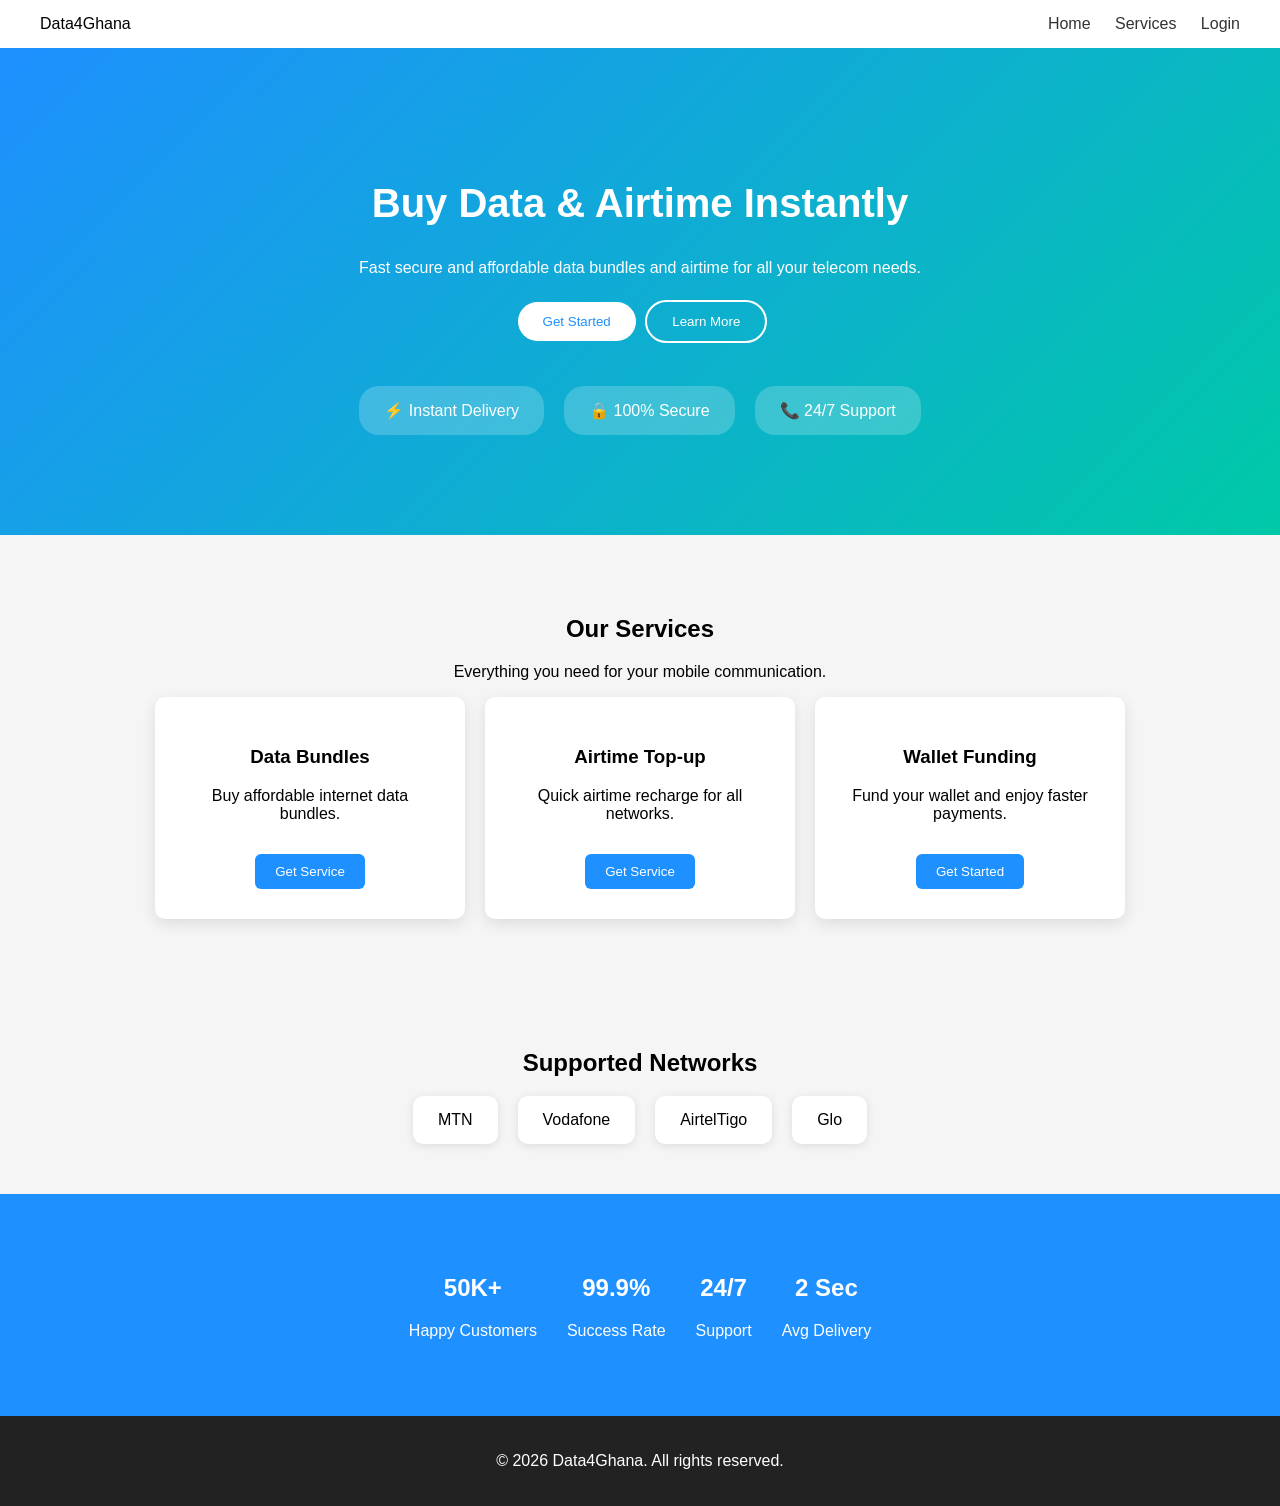
<file: Data4ghana/index.html>
<!DOCTYPE html>
<html lang="en">
<head>
<meta charset="UTF-8">
<meta name="viewport" content="width=device-width, initial-scale=1.0">
<title>Data4Ghana</title>
<link rel="stylesheet" href="css/style.css">
</head>

<body>

<!-- NAVBAR -->
<header class="navbar">
<div class="logo">Data4Ghana</div>
<nav>
<a href="#">Home</a>
<a href="#">Services</a>
<a href="#">Login</a>
</nav>
</header>

<!-- HERO -->
<section class="hero">
<h1>Buy Data & Airtime Instantly</h1>
<p>Fast secure and affordable data bundles and airtime for all your telecom needs.</p>

<div class="hero-buttons">
<button class="btn-primary">Get Started</button>
<button class="btn-secondary">Learn More</button>
</div>

<div class="features">
<div class="feature">⚡ Instant Delivery</div>
<div class="feature">🔒 100% Secure</div>
<div class="feature">📞 24/7 Support</div>
</div>
</section>

<!-- SERVICES -->
<section class="services">

<h2>Our Services</h2>
<p>Everything you need for your mobile communication.</p>

<div class="service-container">

<div class="service">
<h3>Data Bundles</h3>
<p>Buy affordable internet data bundles.</p>
<button>Get Service</button>
</div>

<div class="service">
<h3>Airtime Top-up</h3>
<p>Quick airtime recharge for all networks.</p>
<button>Get Service</button>
</div>

<div class="service">
<h3>Wallet Funding</h3>
<p>Fund your wallet and enjoy faster payments.</p>
<button>Get Started</button>
</div>

</div>

</section>

<!-- NETWORKS -->
<section class="networks">

<h2>Supported Networks</h2>

<div class="network-grid">
<div class="network">MTN</div>
<div class="network">Vodafone</div>
<div class="network">AirtelTigo</div>
<div class="network">Glo</div>
</div>

</section>

<!-- STATS -->
<section class="stats">

<div class="stat">
<h2>50K+</h2>
<p>Happy Customers</p>
</div>

<div class="stat">
<h2>99.9%</h2>
<p>Success Rate</p>
</div>

<div class="stat">
<h2>24/7</h2>
<p>Support</p>
</div>

<div class="stat">
<h2>2 Sec</h2>
<p>Avg Delivery</p>
</div>

</section>

<!-- FOOTER -->
<footer>
<p>© 2026 Data4Ghana. All rights reserved.</p>
</footer>

</body>
</html>
</file>
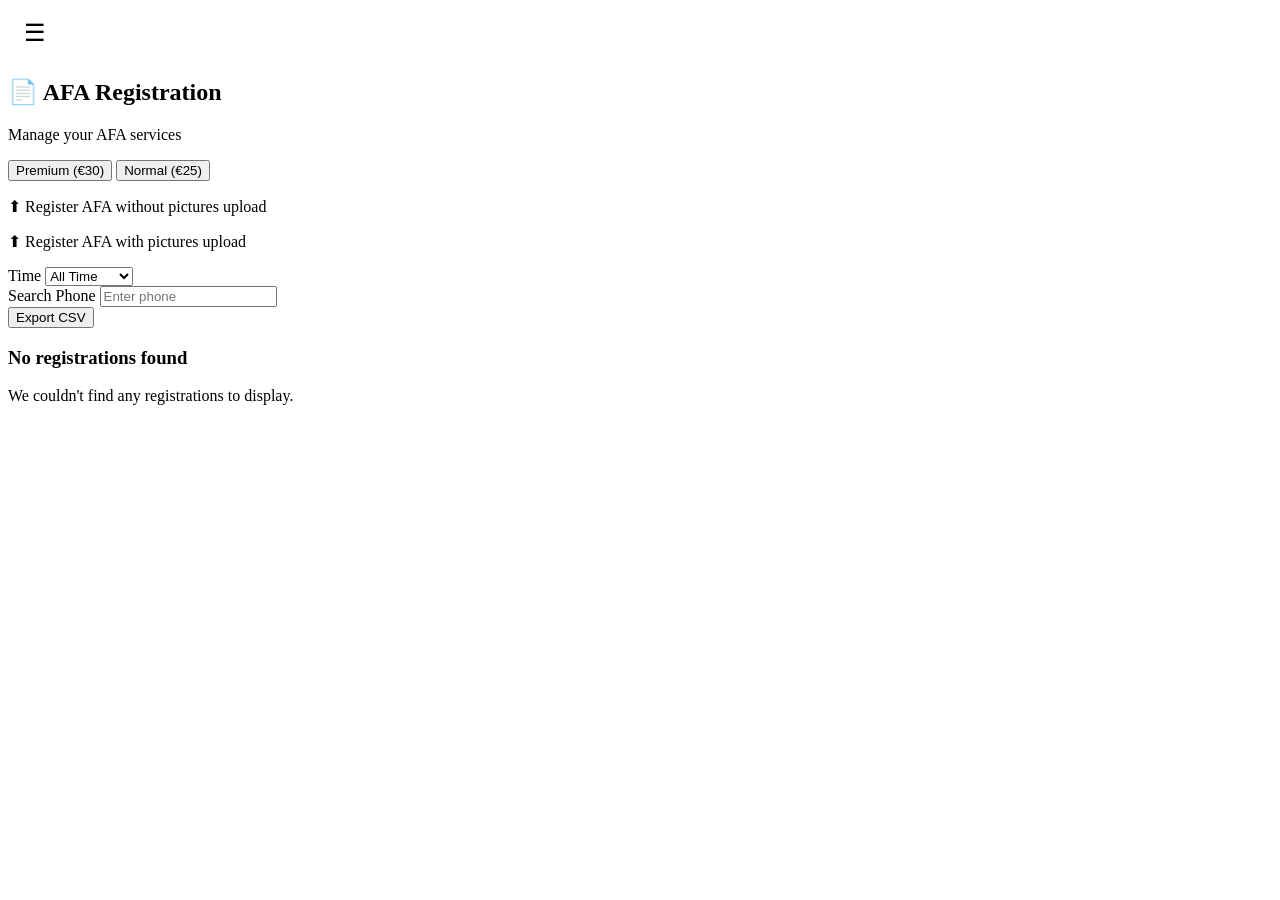
<file: Data4ghana/afa.html>
<!DOCTYPE html>
<html lang="en">

<head>

<meta charset="UTF-8">
<meta name="viewport" content="width=device-width, initial-scale=1.0">

<title>AFA Registration</title>

<link rel="stylesheet" href="css/menu.css">
<link rel="stylesheet" href="css/afa.css">

</head>

<body>

<button class="menu-btn" onclick="openMenu()">☰</button>

<div id="menu-container"></div>

<div class="container">

<h2>📄 AFA Registration</h2>
<p class="subtitle">Manage your AFA services</p>

<!-- OPTIONS -->

<div class="afa-options">

<button class="premium" onclick="openPremium()">
Premium (€30)
</button>
<!-- PREMIUM MODAL -->

<div id="premiumModal" class="modal">

<div class="modal-content">

<span class="close" onclick="closePremium()">&times;</span>

<h2>AFA Registration</h2>

<form id="afaForm">

<label>Full Name *</label>
<input type="text" required placeholder="Enter your full name">

<label>Phone Number *</label>
<input type="text" required placeholder="Enter your phone number">

<label>ID Type *</label>
<select required>
<option value="">Select ID Type</option>
<option>Ghana Card</option>
<option>Passport</option>
<option>Driver License</option>
<option>Voter ID</option>
</select>

<label>ID Number *</label>
<input type="text" required placeholder="Enter your ID number">

<label>ID Front Photo *</label>
<input type="file" required>

<label>ID Back Photo *</label>
<input type="file" required>

<label>Selfie / Profile Picture *</label>
<input type="file" required>

<div class="modal-buttons">

<button type="button" class="cancel-btn" onclick="closePremium()">
Cancel
</button>

<button type="submit" class="pay-btn">
Pay & Register
</button>

</div>

</form>

</div>

</div>

<button class="normal" onclick="openNormal()">
Normal (€25)
</button>
<!-- NORMAL MODAL -->

<div id="normalModal" class="modal">

<div class="modal-content">

<span class="close" onclick="closeNormal()">&times;</span>

<h2>AFA Registration</h2>

<form id="normalForm">

<label>Full Name *</label>
<input type="text" placeholder="Enter your full name" required>

<label>Phone Number *</label>
<input type="text" placeholder="Enter your phone number" required>

<label>ID Type *</label>
<select required>
<option value="">-- Select ID Type --</option>
<option>Ghana Card</option>
<option>Passport</option>
<option>Driver License</option>
<option>Voter ID</option>
</select>

<label>ID Number *</label>
<input type="text" placeholder="Enter your ID number" required>

<div class="modal-buttons">

<button type="button" class="cancel-btn" onclick="closeNormal()">
Cancel
</button>

<button type="submit" class="pay-btn">
Pay & Register
</button>

</div>

</form>

</div>

</div>

</div>

<div class="option-text">

<p>⬆ Register AFA without pictures upload</p>
<p>⬆ Register AFA with pictures upload</p>

</div>

<!-- FILTERS -->

<div class="filters">

<div>

<label>Time</label>

<select>
<option>All Time</option>
<option>Today</option>
<option>This Week</option>
<option>This Month</option>
</select>

</div>

<div>

<label>Search Phone</label>

<input type="text" placeholder="Enter phone">

</div>

</div>

<button class="export-btn">Export CSV</button>

<!-- EMPTY STATE -->

<div class="empty-box">

<h3>No registrations found</h3>
<p>We couldn't find any registrations to display.</p>

</div>

</div>

<script src="jss/menu.js"></script>

<script>
function openPremium() {
  document.getElementById("premiumModal").style.display = "block";
}

function closePremium() {
  document.getElementById("premiumModal").style.display = "none";
}

function openNormal() {
  document.getElementById("normalModal").style.display = "block";
}

function closeNormal() {
  document.getElementById("normalModal").style.display = "none";
}

document.getElementById("afaForm").addEventListener("submit", function(e){
  e.preventDefault();

  let price = 30;

  if(walletBalance < price){
    alert("Insufficient wallet balance. Please fund your wallet.");
    return;
  }

  walletBalance -= price;
  alert("Registration successful! Wallet charged €30");
  saveAFA("Premium");
  closePremium();
});

document.getElementById("normalForm").addEventListener("submit", function(e){
  e.preventDefault();

  let price = 25;

  if(walletBalance < price){
    alert("Insufficient wallet balance. Please fund your wallet.");
    return;
  }

  walletBalance -= price;
  alert("Registration successful! Wallet charged €25");
  saveAFA("Normal");
  closeNormal();
});
</script>

</body>
</html>
</file>
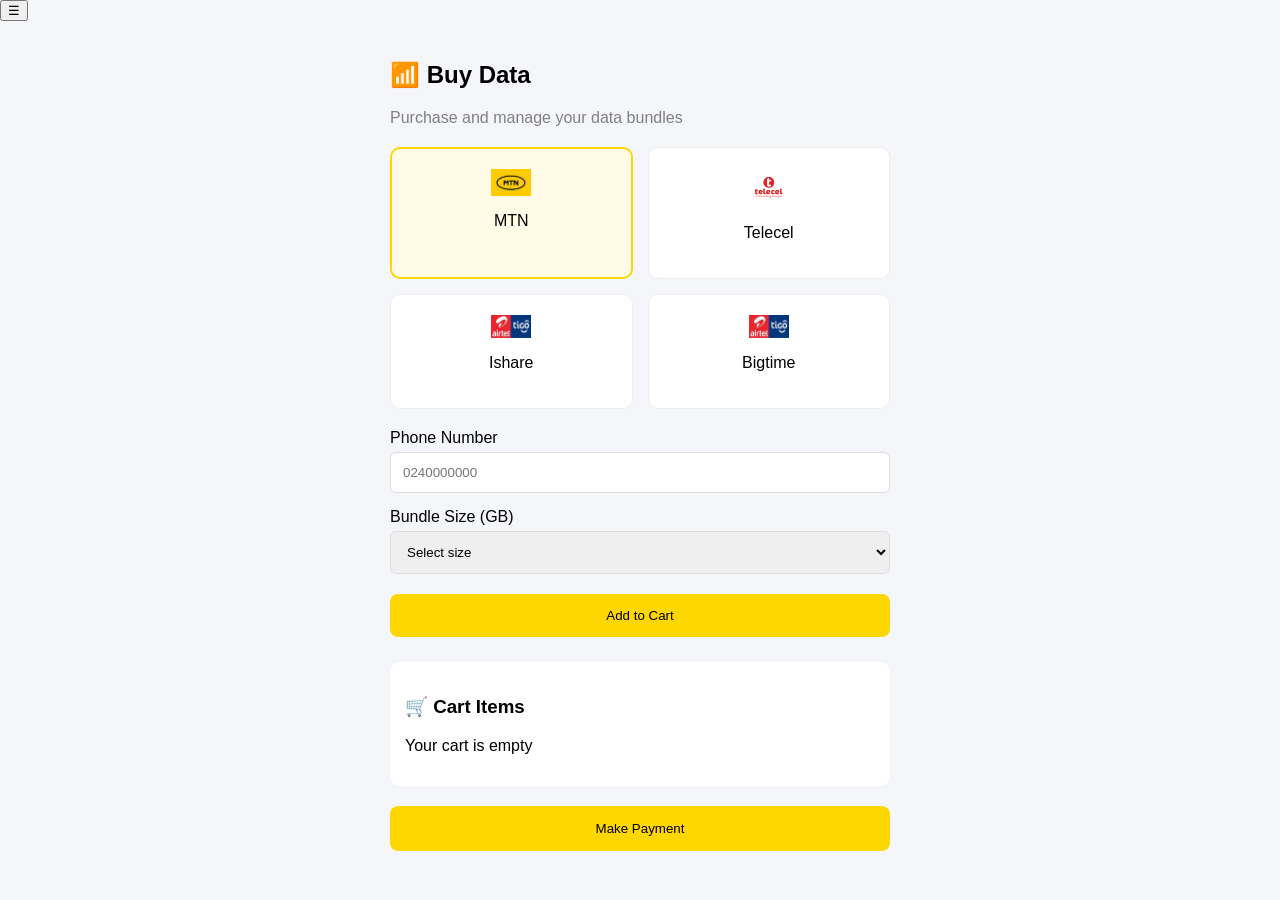
<file: Data4ghana/Buy-data.html>
<button class="menu-btn" onclick="openMenu()">☰</button>

<!DOCTYPE html>
<html lang="en">
<head>
<meta charset="UTF-8">
<meta name="viewport" content="width=device-width, initial-scale=1.0">
<title>Buy Data</title>

<link rel="stylesheet" href="css/buy-data.css">
</head>

<body>

<div class="container">

<h2>📶 Buy Data</h2>
<p class="subtitle">Purchase and manage your data bundles</p>

<!-- NETWORK SELECTION -->

<div class="network-grid">

<div class="network active" onclick="selectNetwork(this)">
<img src="images/mtn.png">
<p>MTN</p>
</div>

<div class="network" onclick="selectNetwork(this)">
<img src="images/telecel.png">
<p>Telecel</p>
</div>

<div class="network" onclick="selectNetwork(this)">
<img src="images/airteltigo.png">
<p>Ishare</p>
</div>

<div class="network" onclick="selectNetwork(this)">
<img src="images/bigtime.png">
<p>Bigtime</p>
</div>

</div>

<!-- PHONE -->

<label>Phone Number</label>
<input type="text" id="phone" placeholder="0240000000">

<!-- BUNDLE -->

<label>Bundle Size (GB)</label>

<select id="bundle">
<option value="">Select size</option>
<option value="1">1GB</option>
<option value="2">2GB</option>
<option value="5">5GB</option>
<option value="10">10GB</option>
</select>

<!-- BUTTON -->

<button class="add-cart" onclick="addToCart()">Add to Cart</button>

<!-- CART -->

<div class="cart">

<h3>🛒 Cart Items</h3>

<div id="cartItems">
<p>Your cart is empty</p>
</div>

</div>

<button class="pay-btn">Make Payment</button>

</div>

<script src="jss/buy-data.js"></script>

</body>
</html>
</file>
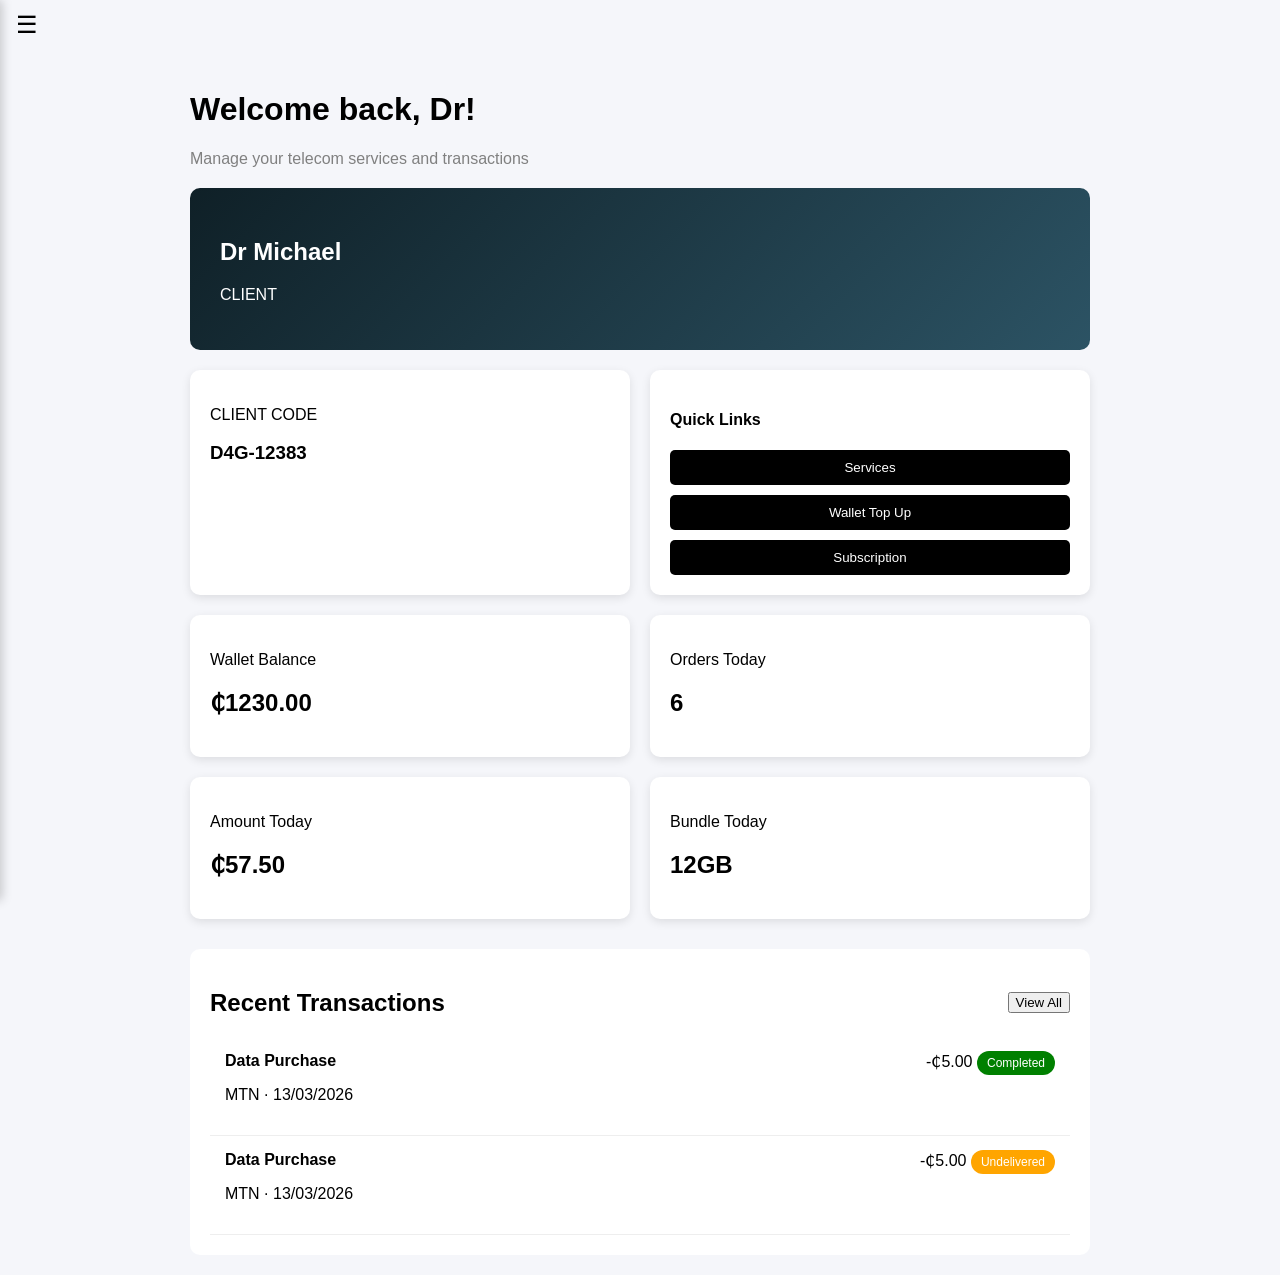
<file: Data4ghana/dashboard.html>
<!-- MENU BUTTON -->
<button class="menu-btn" onclick="openMenu()">☰</button>
<link rel="stylesheet" href="css/menu.css">
<script src="jss/menu.js"></script>


<!-- SIDEBAR MENU -->

<div id="sidebar" class="sidebar">

<div class="profile">
<div class="avatar">👤</div>
<h3>Doris</h3>
<p>Account</p>
</div>

<ul class="menu">

<li class="active">
<a href="dashboard.html">🏠 Dashboard</a>
</li>

<li>
<a href="buy-data.html">📶 Buy Data</a>
</li>

<li>
<a href="afa.html">👤 AFA Registration</a>
</li>

<li>
<a href="waec.html">🎓 WAEC Results Checker</a>
</li>

<li>
<a href="wallet.html">💳 Fund Wallet</a>
</li>

<li>
<a href="transactions.html">🕒 Transactions</a>
</li>

<li>
<a href="orders.html">📦 Order History</a>
</li>

</ul>

</div>

<!-- OVERLAY -->

<div id="overlay" onclick="closeMenu()"></div>


<!DOCTYPE html>
<html lang="en">
<head>
<meta charset="UTF-8">
<meta name="viewport" content="width=device-width, initial-scale=1.0">
<title>User Dashboard</title>
<link rel="stylesheet" href="css/dashboard.css">
</head>

<body>
<script src="jss/menu.js"></script>

<div class="container">

<h1>Welcome back, Dr!</h1>
<p class="subtitle">Manage your telecom services and transactions</p>

<!-- USER CARD -->

<div class="user-card">
<h2>Dr Michael</h2>
<p>CLIENT</p>
</div>

<!-- QUICK SECTION -->

<div class="grid">

<div class="card">
<p>CLIENT CODE</p>
<h3>D4G-12383</h3>
</div>

<div class="card">
<h4>Quick Links</h4>
<button>Services</button>
<button>Wallet Top Up</button>
<button>Subscription</button>
</div>

</div>

<!-- STATS -->

<div class="stats">

<div class="stat">
<p>Wallet Balance</p>
<h2>₵1230.00</h2>
</div>

<div class="stat">
<p>Orders Today</p>
<h2>6</h2>
</div>

<div class="stat">
<p>Amount Today</p>
<h2>₵57.50</h2>
</div>

<div class="stat">
<p>Bundle Today</p>
<h2>12GB</h2>
</div>

</div>

<!-- TRANSACTIONS -->

<div class="transactions">

<div class="header">
<h2>Recent Transactions</h2>
<button>View All</button>
</div>

<div class="transaction">
<div>
<strong>Data Purchase</strong>
<p>MTN · 13/03/2026</p>
</div>

<div class="right">
<span>-₵5.00</span>
<label class="success">Completed</label>
</div>
</div>

<div class="transaction">
<div>
<strong>Data Purchase</strong>
<p>MTN · 13/03/2026</p>
</div>

<div class="right">
<span>-₵5.00</span>
<label class="pending">Undelivered</label>
</div>
</div>

</div>

</div>

</body>
</html>
</file>
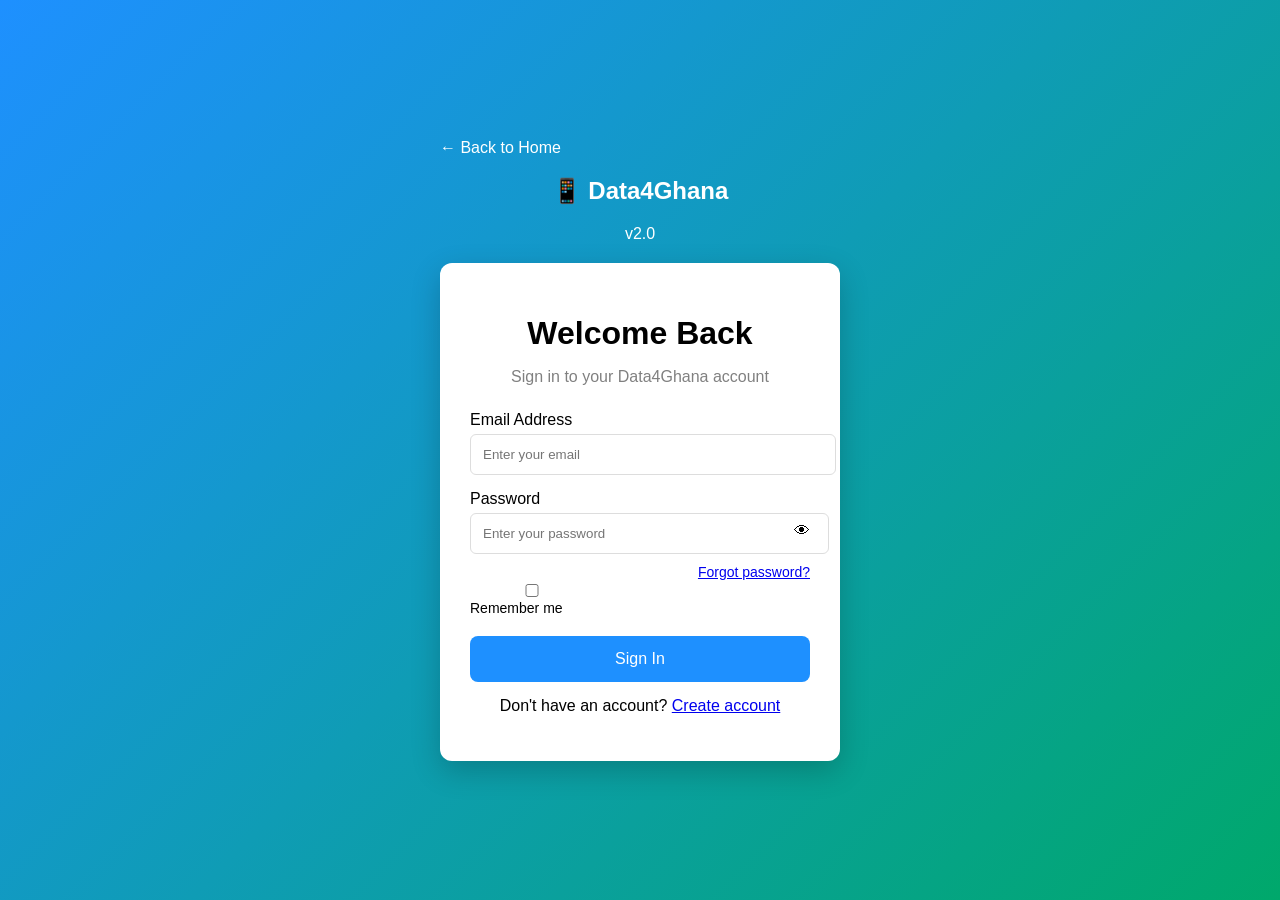
<file: Data4ghana/login.html>
<!DOCTYPE html>
<html lang="en">
<head>
<meta charset="UTF-8">
<meta name="viewport" content="width=device-width, initial-scale=1.0">
<title>Login - Data4Ghana</title>
<link rel="stylesheet" href="css/login.css">
</head>

<body>

<div class="login-container">

<a class="back" href="index.html">← Back to Home</a>

<div class="logo">
<h2>📱 Data4Ghana</h2>
<p>v2.0</p>
</div>

<div class="card">

<h1>Welcome Back</h1>
<p class="subtitle">Sign in to your Data4Ghana account</p>

<form>

<label>Email Address</label>
<input type="email" placeholder="Enter your email" required>

<label>Password</label>

<div class="password-box">
<input type="password" id="password" placeholder="Enter your password">
<span onclick="togglePassword()">👁</span>
</div>

<div class="options">
<label><input type="checkbox"> Remember me</label>
<a href="#">Forgot password?</a>
</div>

<button type="submit">Sign In</button>

<p class="signup">
Don't have an account?
<a href="signup.html">Create account</a>
</p>

</form>

</div>

</div>

<script src="jss/login.js"></script>

</body>
</html>
</file>
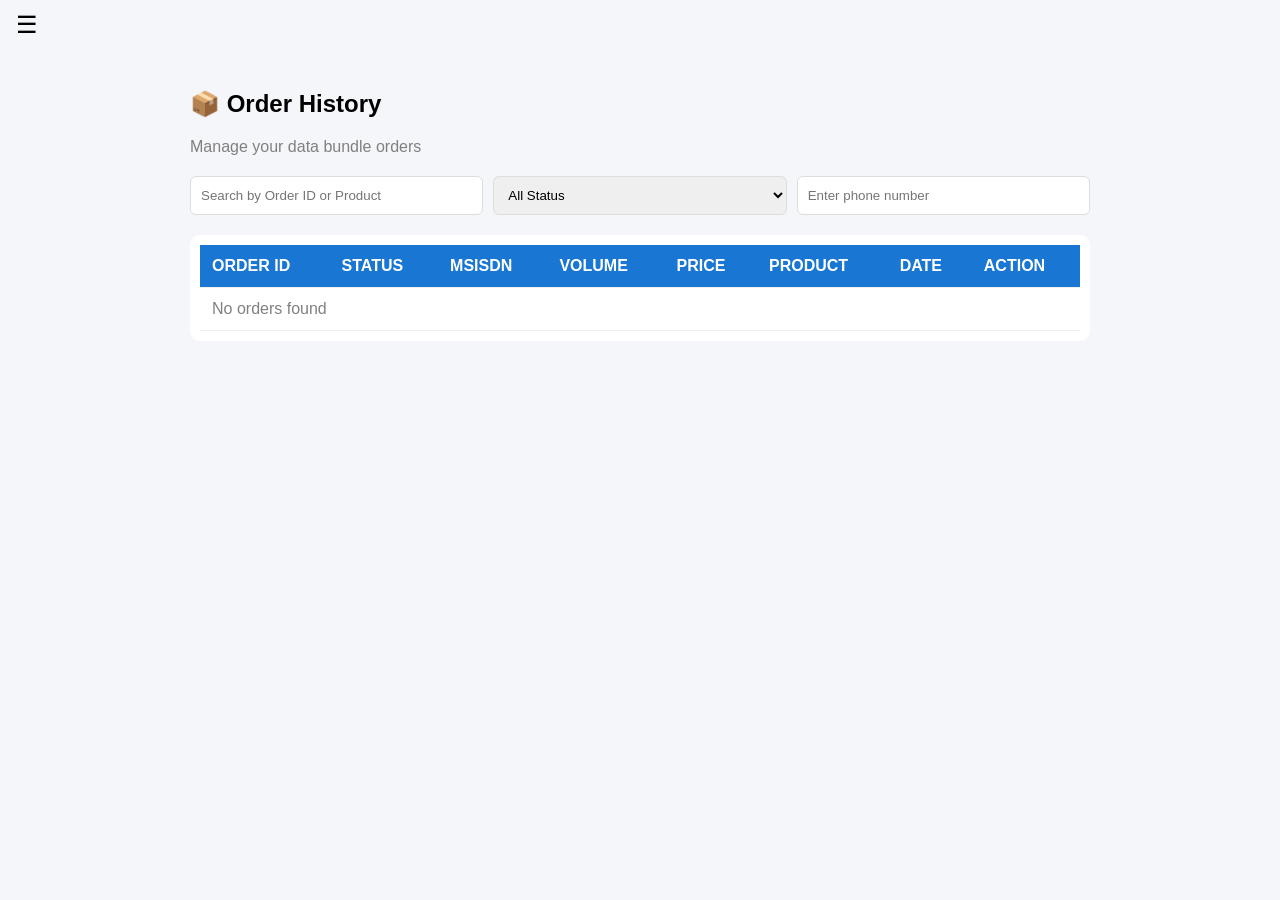
<file: Data4ghana/orders.html>
<!DOCTYPE html>
<html lang="en">
<head>

<meta charset="UTF-8">
<meta name="viewport" content="width=device-width, initial-scale=1.0">

<title>Order History</title>

<link rel="stylesheet" href="css/menu.css">
<link rel="stylesheet" href="css/orders.css">

</head>

<body>

<button class="menu-btn" onclick="openMenu()">☰</button>

<div id="menu-container"></div>

<div class="container">

<h2>📦 Order History</h2>
<p class="subtitle">Manage your data bundle orders</p>

<!-- SEARCH -->

<div class="search-box">

<input type="text" id="searchOrder"
placeholder="Search by Order ID or Product">

<select id="statusFilter">
<option value="">All Status</option>
<option value="Completed">Completed</option>
<option value="Pending">Pending</option>
<option value="Failed">Failed</option>
</select>

<input type="text" id="phoneFilter"
placeholder="Enter phone number">

</div>

<!-- TABLE -->

<div class="table-box">

<table>

<thead>

<tr>
<th>ORDER ID</th>
<th>STATUS</th>
<th>MSISDN</th>
<th>VOLUME</th>
<th>PRICE</th>
<th>PRODUCT</th>
<th>DATE</th>
<th>ACTION</th>
</tr>

</thead>

<tbody id="ordersTable">

<tr class="empty">
<td colspan="8">No orders found</td>
</tr>

</tbody>

</table>

</div>

</div>

<script src="jss/menu.js"></script>
<script src="jss/orders.js"></script>

</body>
</html>
</file>
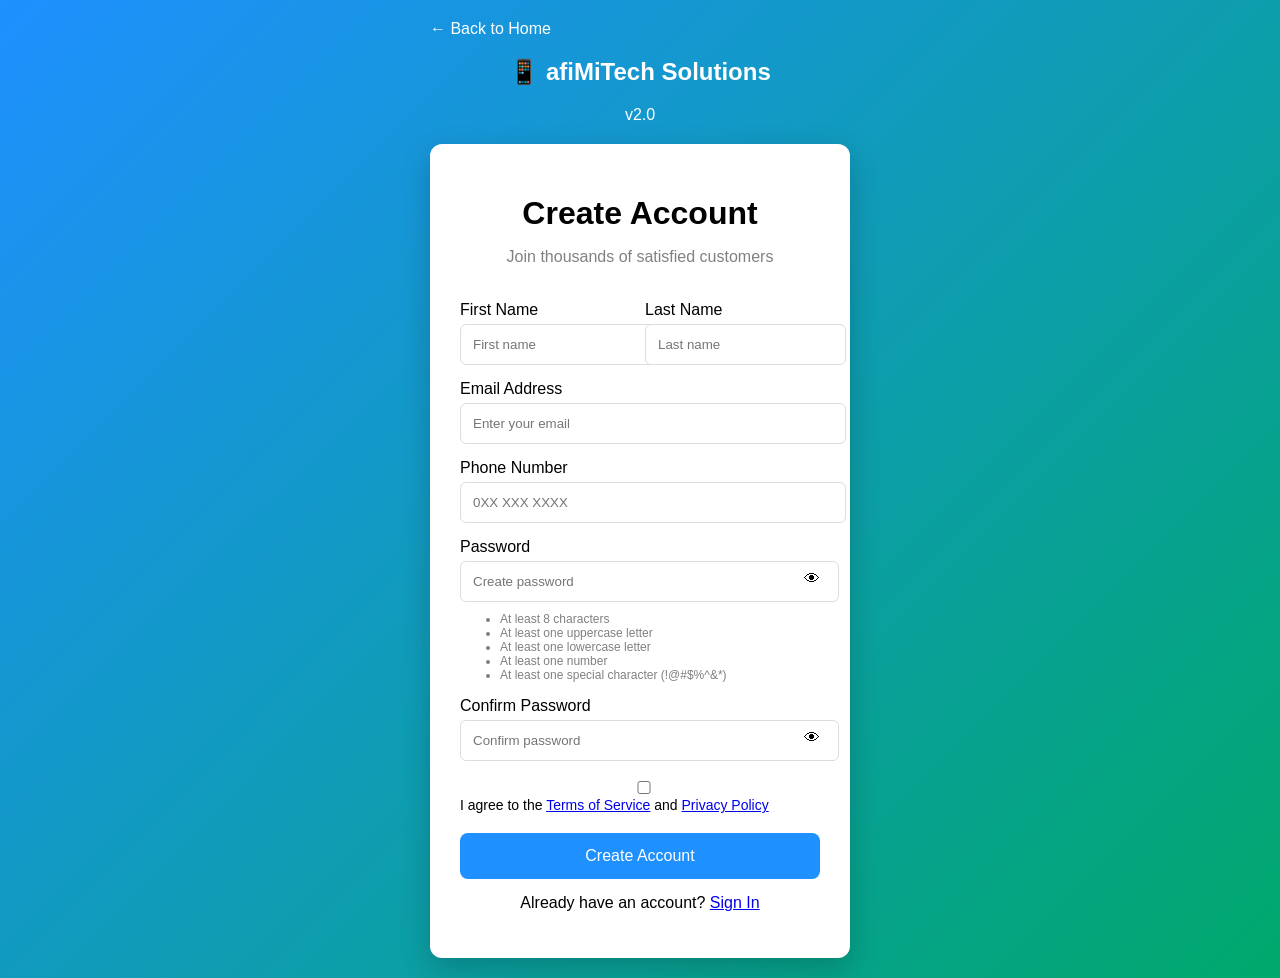
<file: Data4ghana/signup.html>
<!DOCTYPE html>
<html lang="en">
<head>
<meta charset="UTF-8">
<meta name="viewport" content="width=device-width, initial-scale=1.0">
<title>Create Account - afiMiTech</title>
<link rel="stylesheet" href="css/signup.css">
</head>

<body>

<div class="signup-container">

<a href="index.html" class="back">← Back to Home</a>

<div class="logo">
<h2>📱 afiMiTech Solutions</h2>
<p>v2.0</p>
</div>

<div class="card">

<h1>Create Account</h1>
<p class="subtitle">Join thousands of satisfied customers</p>

<form id="signupForm">

<div class="name-row">

<div class="input-group">
<label>First Name</label>
<input type="text" placeholder="First name" required>
</div>

<div class="input-group">
<label>Last Name</label>
<input type="text" placeholder="Last name" required>
</div>

</div>

<label>Email Address</label>
<input type="email" placeholder="Enter your email" required>

<label>Phone Number</label>
<input type="tel" placeholder="0XX XXX XXXX" required>

<label>Password</label>

<div class="password-box">
<input type="password" id="password" placeholder="Create password" required>
<span onclick="togglePassword()">👁</span>
</div>

<ul class="rules">
<li>At least 8 characters</li>
<li>At least one uppercase letter</li>
<li>At least one lowercase letter</li>
<li>At least one number</li>
<li>At least one special character (!@#$%^&*)</li>
</ul>

<label>Confirm Password</label>

<div class="password-box">
<input type="password" id="confirmPassword" placeholder="Confirm password" required>
<span onclick="toggleConfirm()">👁</span>
</div>

<div class="terms">
<input type="checkbox" required>
<span>I agree to the <a href="#">Terms of Service</a> and <a href="#">Privacy Policy</a></span>
</div>

<button type="submit">Create Account</button>

<p class="login-link">
Already have an account? <a href="login.html">Sign In</a>
</p>

</form>

</div>
</div>

<script src="jss/signup.js"></script>

</body>
</html>
</file>
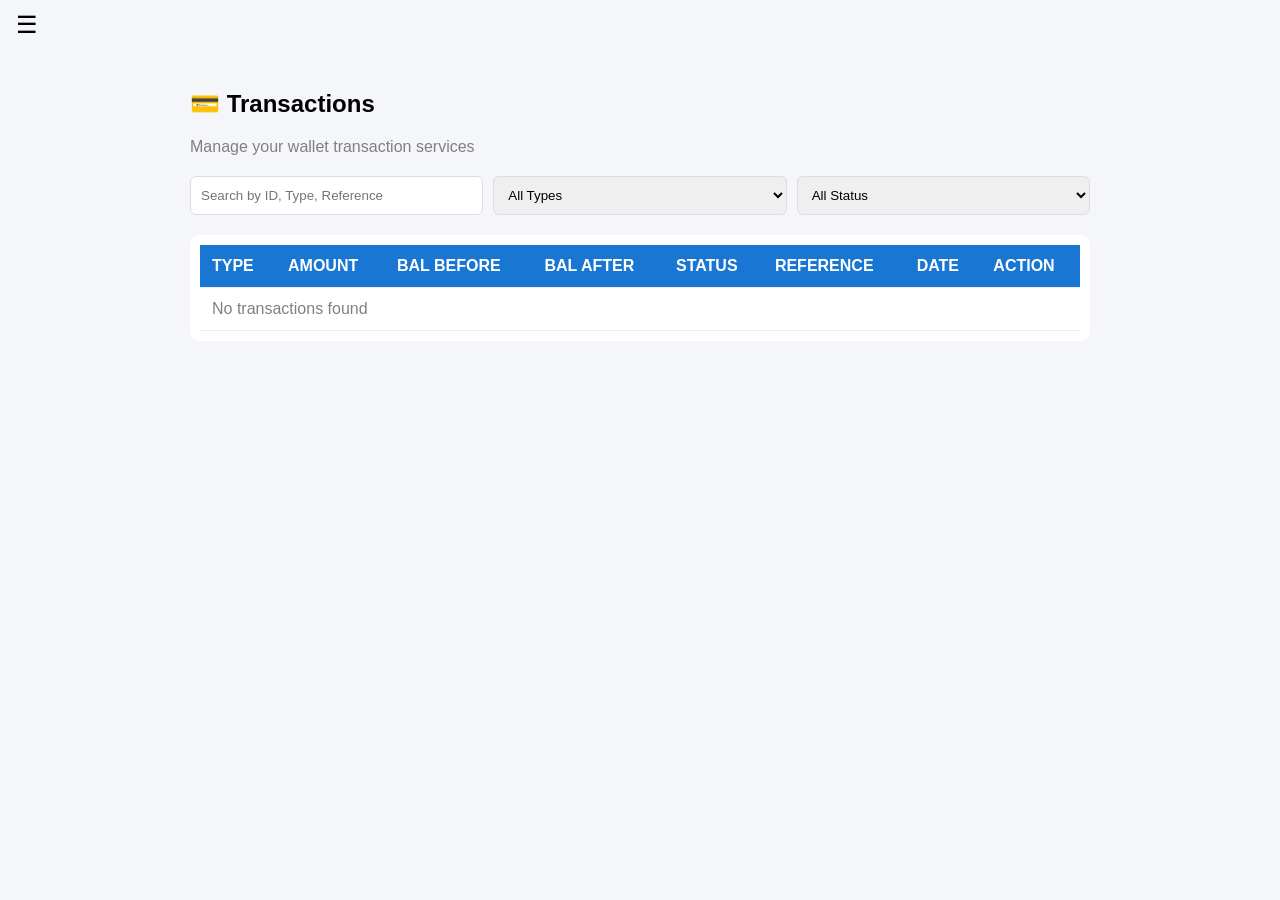
<file: Data4ghana/transactions.html>
<!DOCTYPE html>
<html lang="en">

<head>

<meta charset="UTF-8">
<meta name="viewport" content="width=device-width, initial-scale=1.0">

<title>Transactions</title>

<link rel="stylesheet" href="css/menu.css">
<link rel="stylesheet" href="css/transactions.css">

</head>

<body>

<button class="menu-btn" onclick="openMenu()">☰</button>

<div id="menu-container"></div>

<div class="container">

<h2>💳 Transactions</h2>
<p class="subtitle">Manage your wallet transaction services</p>

<!-- SEARCH AREA -->

<div class="search-box">

<input type="text" id="searchInput"
placeholder="Search by ID, Type, Reference">

<select id="typeFilter">
<option value="">All Types</option>
<option value="Deposit">Deposit</option>
<option value="Purchase">Purchase</option>
<option value="Refund">Refund</option>
</select>

<select id="statusFilter">
<option value="">All Status</option>
<option value="Completed">Completed</option>
<option value="Pending">Pending</option>
<option value="Failed">Failed</option>
</select>

</div>

<!-- TABLE -->

<div class="table-box">

<table>

<thead>

<tr>
<th>TYPE</th>
<th>AMOUNT</th>
<th>BAL BEFORE</th>
<th>BAL AFTER</th>
<th>STATUS</th>
<th>REFERENCE</th>
<th>DATE</th>
<th>ACTION</th>
</tr>

</thead>

<tbody id="transactionsTable">

<tr class="empty">
<td colspan="8">No transactions found</td>
</tr>

</tbody>

</table>

</div>

</div>

<script src="jss/menu.js"></script>
<script src="jss/transactions.js"></script>

</body>
</html>
</file>
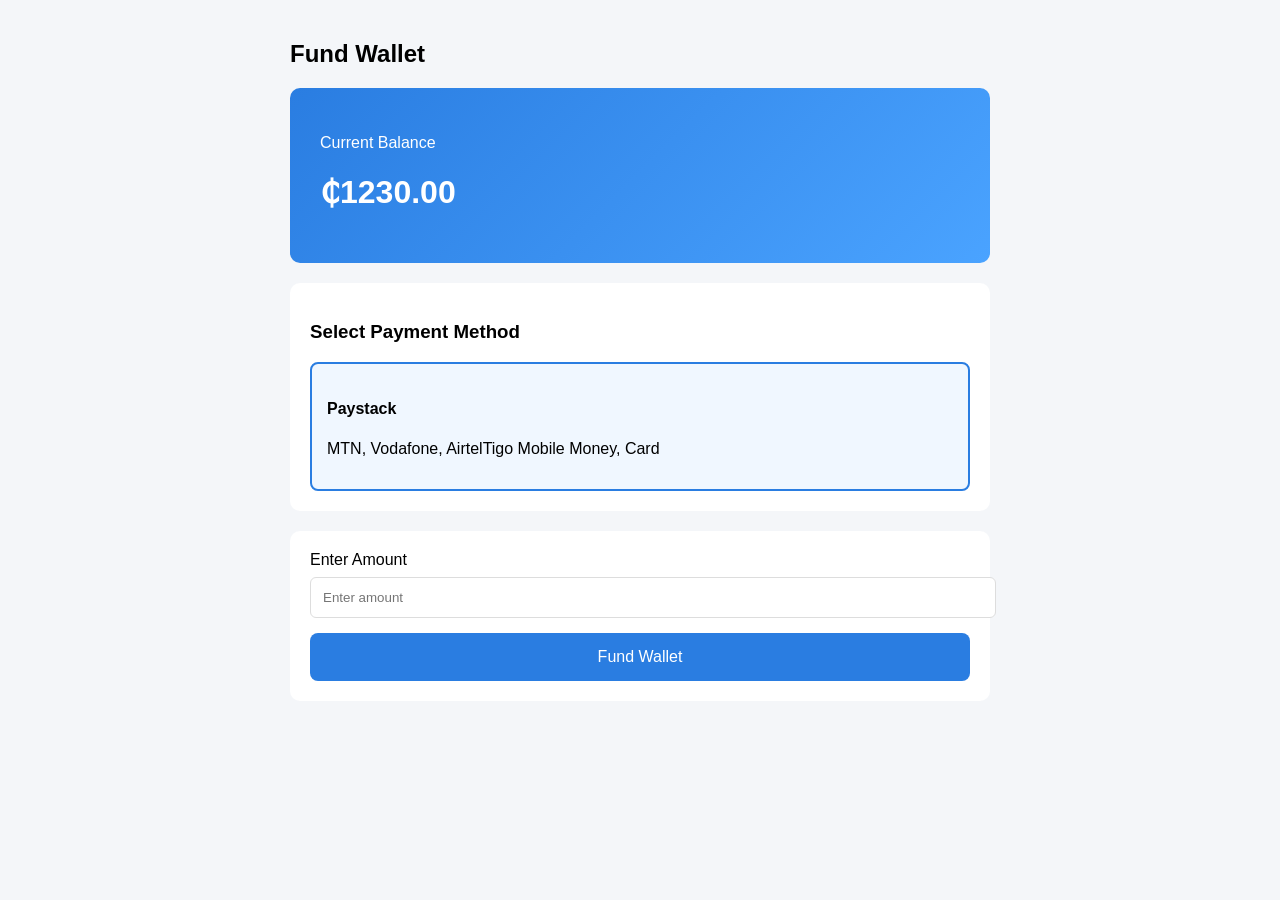
<file: Data4ghana/wallet.html>
<!DOCTYPE html>
<html lang="en">
<head>
<meta charset="UTF-8">
<meta name="viewport" content="width=device-width, initial-scale=1.0">
<title>Fund Wallet</title>
<link rel="stylesheet" href="css/wallet.css">

<script src="https://js.paystack.co/v1/inline.js"></script>

</head>

<body>

<div class="container">

<h2>Fund Wallet</h2>

<div class="balance-card">
<p>Current Balance</p>
<h1>₵1230.00</h1>
</div>

<div class="section">

<h3>Select Payment Method</h3>

<div class="method selected">
<h4>Paystack</h4>
<p>MTN, Vodafone, AirtelTigo Mobile Money, Card</p>
</div>

</div>

<div class="section">

<label>Enter Amount</label>
<input type="number" id="amount" placeholder="Enter amount">

<button onclick="payWithPaystack()" class="fund-btn">
Fund Wallet
</button>

</div>

</div>

<script src="jss/wallet.js"></script>

</body>
</html>
</file>
<file: Data4ghana/css/style.css>
body{
margin:0;
font-family:Arial;
background:#f5f5f5;
}

/* NAVBAR */

.navbar{
display:flex;
justify-content:space-between;
padding:15px 40px;
background:white;
box-shadow:0 2px 10px rgba(0,0,0,0.1);
}

.navbar a{
margin-left:20px;
text-decoration:none;
color:#333;
}

/* HERO */

.hero{
text-align:center;
padding:100px 20px;
color:white;

background: linear-gradient(135deg,#1e90ff,#00c9a7);
}

.hero h1{
font-size:40px;
}

.hero-buttons{
margin-top:20px;
}

.btn-primary{
background:white;
color:#1e90ff;
padding:12px 25px;
border:none;
border-radius:30px;
margin:5px;
}

.btn-secondary{
background:transparent;
color:white;
border:2px solid white;
padding:12px 25px;
border-radius:30px;
}

/* FEATURES */

.features{
margin-top:40px;
display:flex;
justify-content:center;
gap:20px;
flex-wrap:wrap;
}

.feature{
background:rgba(255,255,255,0.2);
padding:15px 25px;
border-radius:20px;
}

/* SERVICES */

.services{
padding:60px 20px;
text-align:center;
}

.service-container{
display:flex;
justify-content:center;
gap:20px;
flex-wrap:wrap;
}

.service{
background:white;
padding:30px;
border-radius:10px;
width:250px;
box-shadow:0 5px 15px rgba(0,0,0,0.1);
}

.service button{
margin-top:15px;
padding:10px 20px;
background:#1e90ff;
color:white;
border:none;
border-radius:6px;
}

/* NETWORKS */

.networks{
text-align:center;
padding:50px 20px;
}

.network-grid{
display:flex;
justify-content:center;
gap:20px;
flex-wrap:wrap;
}

.network{
background:white;
padding:15px 25px;
border-radius:10px;
box-shadow:0 2px 10px rgba(0,0,0,0.1);
}

/* STATS */

.stats{
display:flex;
justify-content:center;
gap:30px;
flex-wrap:wrap;
padding:60px 20px;
background:#1e90ff;
color:white;
}

.stat{
text-align:center;
}

/* FOOTER */

footer{
text-align:center;
padding:20px;
background:#222;
color:white;
}
</file>
<file: Data4ghana/css/menu.css>
.menu-btn{
font-size:24px;
background:none;
border:none;
cursor:pointer;
margin:10px;
}

.sidebar{

position:fixed;
left:-260px;
top:0;

width:260px;
height:100%;

background:white;

box-shadow:2px 0 10px rgba(0,0,0,0.2);

transition:0.3s;

z-index:1000;
}

.sidebar.active{
left:0;
}

.profile{
text-align:center;
padding:25px;
border-bottom:1px solid #eee;
}

.avatar{
font-size:40px;
margin-bottom:10px;
}

.menu{
list-style:none;
padding:0;
margin:0;
}

.menu li{
border-bottom:1px solid #f0f0f0;
}

.menu li a{
display:block;
padding:15px 20px;
text-decoration:none;
color:#333;
}

.menu li.active{
background:#eaf3ff;
}

.menu li:hover{
background:#f5f5f5;
}

#overlay{

position:fixed;
top:0;
left:0;

width:100%;
height:100%;

background:rgba(0,0,0,0.4);

display:none;
z-index:900;

}

#overlay.active{
display:block;
}
</file>
<file: Data4ghana/css/afa.css>
.modal{
display:none;
position:fixed;
top:0;
left:0;
width:100%;
height:100%;
background:rgba(0,0,0,0.5);
justify-content:center;
align-items:center;
}

.modal-content{
background:white;
padding:25px;
width:90%;
max-width:400px;
border-radius:10px;
}

.modal-content input,
.modal-content select{
width:100%;
padding:10px;
margin-top:5px;
margin-bottom:12px;
border:1px solid #ddd;
border-radius:6px;
}

.modal-buttons{
display:flex;
justify-content:space-between;
}

.cancel-btn{
background:#e74c3c;
color:white;
border:none;
padding:10px 20px;
border-radius:6px;
}

.pay-btn{
background:#2ecc71;
color:white;
border:none;
padding:10px 20px;
border-radius:6px;
}

.close{
float:right;
font-size:20px;
cursor:pointer;
}
</file>
<file: Data4ghana/css/buy-data.css>
body{
font-family:Arial;
margin:0;
background:#f5f6fa;
}

.container{
max-width:500px;
margin:auto;
padding:20px;
}

.subtitle{
color:gray;
}

.network-grid{
display:grid;
grid-template-columns:1fr 1fr;
gap:15px;
margin:20px 0;
}

.network{
background:white;
border-radius:10px;
padding:20px;
text-align:center;
border:1px solid #eee;
cursor:pointer;
}

.network img{
width:40px;
}

.network.active{
border:2px solid gold;
background:#fffbe6;
}

label{
display:block;
margin-top:15px;
}

input, select{
width:100%;
padding:12px;
border:1px solid #ddd;
border-radius:6px;
margin-top:5px;
}

.add-cart{
margin-top:20px;
width:100%;
padding:14px;
background:gold;
border:none;
border-radius:8px;
}

.cart{
margin-top:25px;
background:white;
padding:15px;
border-radius:10px;
}

.pay-btn{
margin-top:20px;
width:100%;
padding:15px;
background:gold;
border:none;
border-radius:8px;
}
</file>
<file: Data4ghana/css/dashboard.css>
body{
margin:0;
font-family:Arial;
background:#f5f6fa;
}

.container{
max-width:900px;
margin:auto;
padding:20px;
}

.subtitle{
color:gray;
}

.user-card{
background:linear-gradient(135deg,#0f2027,#2c5364);
color:white;
padding:30px;
border-radius:10px;
margin-top:20px;
}

.grid{
display:grid;
grid-template-columns:1fr 1fr;
gap:20px;
margin-top:20px;
}

.card{
background:white;
padding:20px;
border-radius:10px;
box-shadow:0 3px 10px rgba(0,0,0,0.1);
}

.card button{
display:block;
width:100%;
margin-top:10px;
padding:10px;
border:none;
background:black;
color:white;
border-radius:5px;
}

.stats{
display:grid;
grid-template-columns:1fr 1fr;
gap:20px;
margin-top:20px;
}

.stat{
background:white;
padding:20px;
border-radius:10px;
box-shadow:0 3px 10px rgba(0,0,0,0.1);
}

.transactions{
margin-top:30px;
background:white;
padding:20px;
border-radius:10px;
}

.header{
display:flex;
justify-content:space-between;
align-items:center;
}

.transaction{
display:flex;
justify-content:space-between;
padding:15px;
border-bottom:1px solid #eee;
}

.success{
background:green;
color:white;
padding:5px 10px;
border-radius:20px;
font-size:12px;
}

.pending{
background:orange;
color:white;
padding:5px 10px;
border-radius:20px;
font-size:12px;
}
</file>
<file: Data4ghana/css/login.css>
body{
margin:0;
font-family:Arial;
height:100vh;

background: linear-gradient(135deg,#1e90ff,#00a86b);

display:flex;
justify-content:center;
align-items:center;
}

.login-container{
width:100%;
max-width:400px;
padding:20px;
}

.back{
color:white;
text-decoration:none;
display:block;
margin-bottom:20px;
}

.logo{
text-align:center;
color:white;
margin-bottom:20px;
}

.card{
background:white;
padding:30px;
border-radius:12px;
box-shadow:0 10px 30px rgba(0,0,0,0.2);
}

h1{
text-align:center;
margin-bottom:5px;
}

.subtitle{
text-align:center;
color:gray;
margin-bottom:25px;
}

label{
display:block;
margin-top:15px;
}

input{
width:100%;
padding:12px;
margin-top:5px;
border-radius:6px;
border:1px solid #ddd;
}

.password-box{
display:flex;
align-items:center;
}

.password-box span{
margin-left:-35px;
cursor:pointer;
}

.options{
display:flex;
justify-content:space-between;
margin-top:10px;
font-size:14px;
}

button{
width:100%;
padding:14px;
margin-top:20px;
border:none;
border-radius:8px;
background:#1e90ff;
color:white;
font-size:16px;
cursor:pointer;
}

.signup{
text-align:center;
margin-top:15px;
}
</file>
<file: Data4ghana/css/orders.css>
body{
font-family:Arial;
margin:0;
background:#f5f6fa;
}

.container{
max-width:900px;
margin:auto;
padding:20px;
}

.subtitle{
color:gray;
margin-bottom:20px;
}

.search-box{
display:grid;
grid-template-columns:1fr 1fr 1fr;
gap:10px;
margin-bottom:20px;
}

.search-box input,
.search-box select{
padding:10px;
border:1px solid #ddd;
border-radius:6px;
}

.table-box{
background:white;
border-radius:10px;
padding:10px;
}

table{
width:100%;
border-collapse:collapse;
}

thead{
background:#1976d2;
color:white;
}

th,td{
padding:12px;
text-align:left;
border-bottom:1px solid #eee;
}

.empty{
text-align:center;
color:gray;
}
</file>
<file: Data4ghana/css/signup.css>
body{
margin:0;
font-family:Arial;
background: linear-gradient(135deg,#1e90ff,#00a86b);
min-height:100vh;

display:flex;
justify-content:center;
align-items:center;
}

.signup-container{
width:100%;
max-width:420px;
padding:20px;
}

.back{
color:white;
text-decoration:none;
display:block;
margin-bottom:20px;
}

.logo{
text-align:center;
color:white;
margin-bottom:20px;
}

.card{
background:white;
padding:30px;
border-radius:12px;
box-shadow:0 10px 30px rgba(0,0,0,0.2);
}

h1{
text-align:center;
margin-bottom:5px;
}

.subtitle{
text-align:center;
color:gray;
margin-bottom:20px;
}

.name-row{
display:flex;
gap:10px;
}

.input-group{
flex:1;
}

label{
display:block;
margin-top:15px;
}

input{
width:100%;
padding:12px;
margin-top:5px;
border-radius:6px;
border:1px solid #ddd;
}

.password-box{
display:flex;
align-items:center;
}

.password-box span{
margin-left:-35px;
cursor:pointer;
}

.rules{
font-size:12px;
color:gray;
margin-top:10px;
}

.terms{
margin-top:15px;
font-size:14px;
}

button{
width:100%;
padding:14px;
margin-top:20px;
border:none;
border-radius:8px;
background:#1e90ff;
color:white;
font-size:16px;
cursor:pointer;
}

.login-link{
text-align:center;
margin-top:15px;
}
</file>
<file: Data4ghana/css/transactions.css>
body{
font-family:Arial;
margin:0;
background:#f5f6fa;
}

.container{
max-width:900px;
margin:auto;
padding:20px;
}

.subtitle{
color:gray;
margin-bottom:20px;
}

.search-box{
display:grid;
grid-template-columns:1fr 1fr 1fr;
gap:10px;
margin-bottom:20px;
}

.search-box input,
.search-box select{
padding:10px;
border:1px solid #ddd;
border-radius:6px;
}

.table-box{
background:white;
border-radius:10px;
padding:10px;
}

table{
width:100%;
border-collapse:collapse;
}

thead{
background:#1976d2;
color:white;
}

th,td{
padding:12px;
text-align:left;
border-bottom:1px solid #eee;
}

.empty{
text-align:center;
color:gray;
}
</file>
<file: Data4ghana/css/wallet.css>
body{
margin:0;
font-family:Arial;
background:#f4f6f9;
}

.container{
max-width:700px;
margin:auto;
padding:20px;
}

.balance-card{
background:linear-gradient(135deg,#2a7de1,#4aa3ff);
color:white;
padding:30px;
border-radius:10px;
margin-bottom:20px;
}

.section{
background:white;
padding:20px;
border-radius:10px;
margin-bottom:20px;
}

.method{
border:1px solid #eee;
padding:15px;
border-radius:8px;
margin-top:10px;
cursor:pointer;
}

.method:hover{
border-color:#2a7de1;
}

.method.disabled{
opacity:0.5;
pointer-events:none;
}

.selected{
border:2px solid #2a7de1;
background:#f0f7ff;
}

.fund-btn{
width:100%;
padding:15px;
background:#2a7de1;
border:none;
color:white;
font-size:16px;
border-radius:8px;
}

.verify{
background:white;
padding:20px;
border-radius:10px;
border:1px dashed #ccc;
}

input, select{
width:100%;
padding:12px;
margin-top:8px;
margin-bottom:15px;
border:1px solid #ddd;
border-radius:6px;
}

.verify-btn{
width:100%;
padding:12px;
background:#5ea2ff;
border:none;
color:white;
border-radius:6px;
}
</file>
